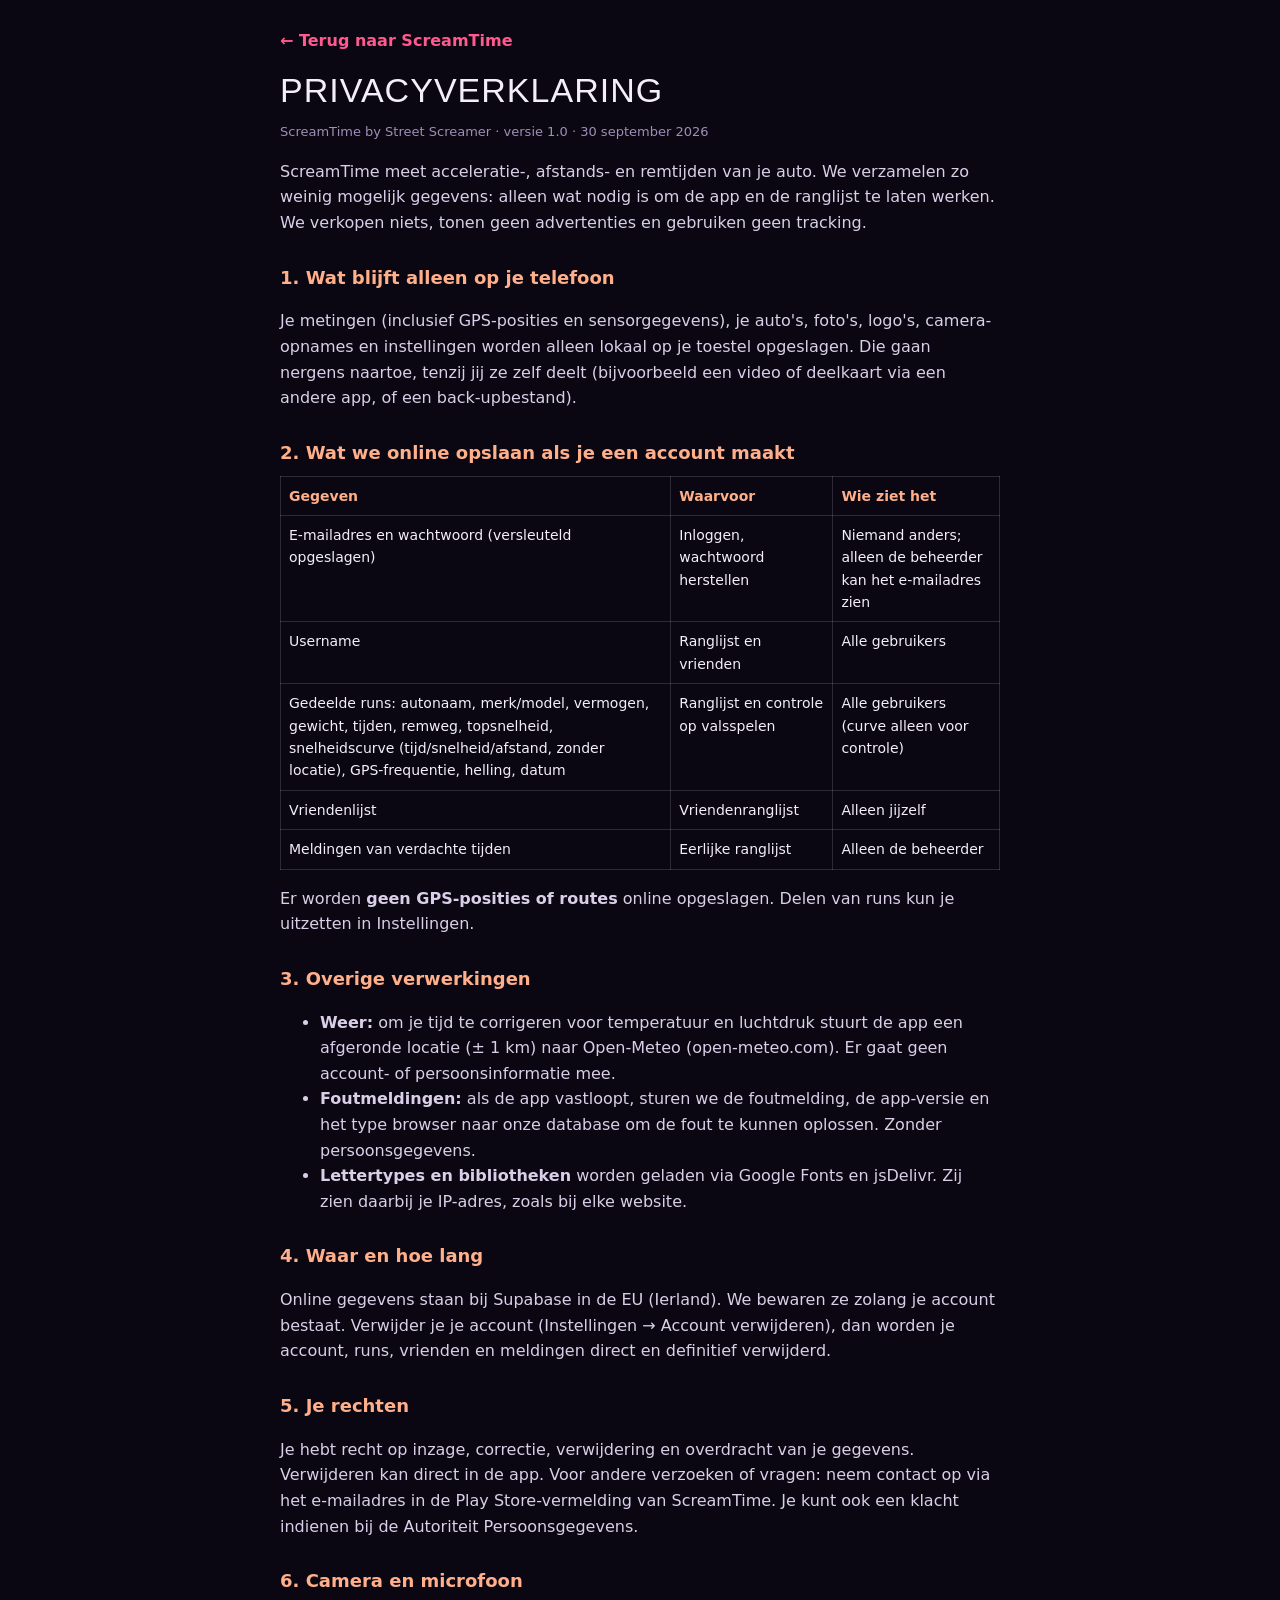
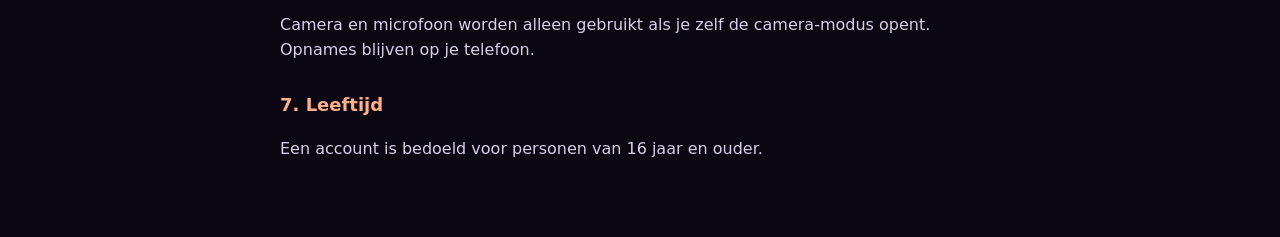
<file: privacy.html>
<!doctype html>
<html lang="nl"><head><meta charset="utf-8"><meta name="viewport" content="width=device-width, initial-scale=1">
<title>Privacyverklaring · ScreamTime</title><link rel="stylesheet" href="legal.css"></head>
<body><main>
<a class="back" href="./">← Terug naar ScreamTime</a>
<h1>PRIVACYVERKLARING</h1>
<p class="upd">ScreamTime by Street Screamer · versie 1.0 · 30 september 2026</p>

<p>ScreamTime meet acceleratie-, afstands- en remtijden van je auto. We verzamelen zo weinig mogelijk gegevens: alleen wat nodig is om de app en de ranglijst te laten werken. We verkopen niets, tonen geen advertenties en gebruiken geen tracking.</p>

<h2>1. Wat blijft alleen op je telefoon</h2>
<p>Je metingen (inclusief GPS-posities en sensorgegevens), je auto's, foto's, logo's, camera-opnames en instellingen worden alleen lokaal op je toestel opgeslagen. Die gaan nergens naartoe, tenzij jij ze zelf deelt (bijvoorbeeld een video of deelkaart via een andere app, of een back-upbestand).</p>

<h2>2. Wat we online opslaan als je een account maakt</h2>
<table>
<tr><th>Gegeven</th><th>Waarvoor</th><th>Wie ziet het</th></tr>
<tr><td>E-mailadres en wachtwoord (versleuteld opgeslagen)</td><td>Inloggen, wachtwoord herstellen</td><td>Niemand anders; alleen de beheerder kan het e-mailadres zien</td></tr>
<tr><td>Username</td><td>Ranglijst en vrienden</td><td>Alle gebruikers</td></tr>
<tr><td>Gedeelde runs: autonaam, merk/model, vermogen, gewicht, tijden, remweg, topsnelheid, snelheidscurve (tijd/snelheid/afstand, zonder locatie), GPS-frequentie, helling, datum</td><td>Ranglijst en controle op valsspelen</td><td>Alle gebruikers (curve alleen voor controle)</td></tr>
<tr><td>Vriendenlijst</td><td>Vriendenranglijst</td><td>Alleen jijzelf</td></tr>
<tr><td>Meldingen van verdachte tijden</td><td>Eerlijke ranglijst</td><td>Alleen de beheerder</td></tr>
</table>
<p>Er worden <b>geen GPS-posities of routes</b> online opgeslagen. Delen van runs kun je uitzetten in Instellingen.</p>

<h2>3. Overige verwerkingen</h2>
<ul>
<li><b>Weer:</b> om je tijd te corrigeren voor temperatuur en luchtdruk stuurt de app een afgeronde locatie (± 1 km) naar Open-Meteo (open-meteo.com). Er gaat geen account- of persoonsinformatie mee.</li>
<li><b>Foutmeldingen:</b> als de app vastloopt, sturen we de foutmelding, de app-versie en het type browser naar onze database om de fout te kunnen oplossen. Zonder persoonsgegevens.</li>
<li><b>Lettertypes en bibliotheken</b> worden geladen via Google Fonts en jsDelivr. Zij zien daarbij je IP-adres, zoals bij elke website.</li>
</ul>

<h2>4. Waar en hoe lang</h2>
<p>Online gegevens staan bij Supabase in de EU (Ierland). We bewaren ze zolang je account bestaat. Verwijder je je account (Instellingen → Account verwijderen), dan worden je account, runs, vrienden en meldingen direct en definitief verwijderd.</p>

<h2>5. Je rechten</h2>
<p>Je hebt recht op inzage, correctie, verwijdering en overdracht van je gegevens. Verwijderen kan direct in de app. Voor andere verzoeken of vragen: neem contact op via het e-mailadres in de Play Store-vermelding van ScreamTime. Je kunt ook een klacht indienen bij de Autoriteit Persoonsgegevens.</p>

<h2>6. Camera en microfoon</h2>
<p>Camera en microfoon worden alleen gebruikt als je zelf de camera-modus opent. Opnames blijven op je telefoon.</p>

<h2>7. Leeftijd</h2>
<p>Een account is bedoeld voor personen van 16 jaar en ouder.</p>
</main></body></html>
</file>
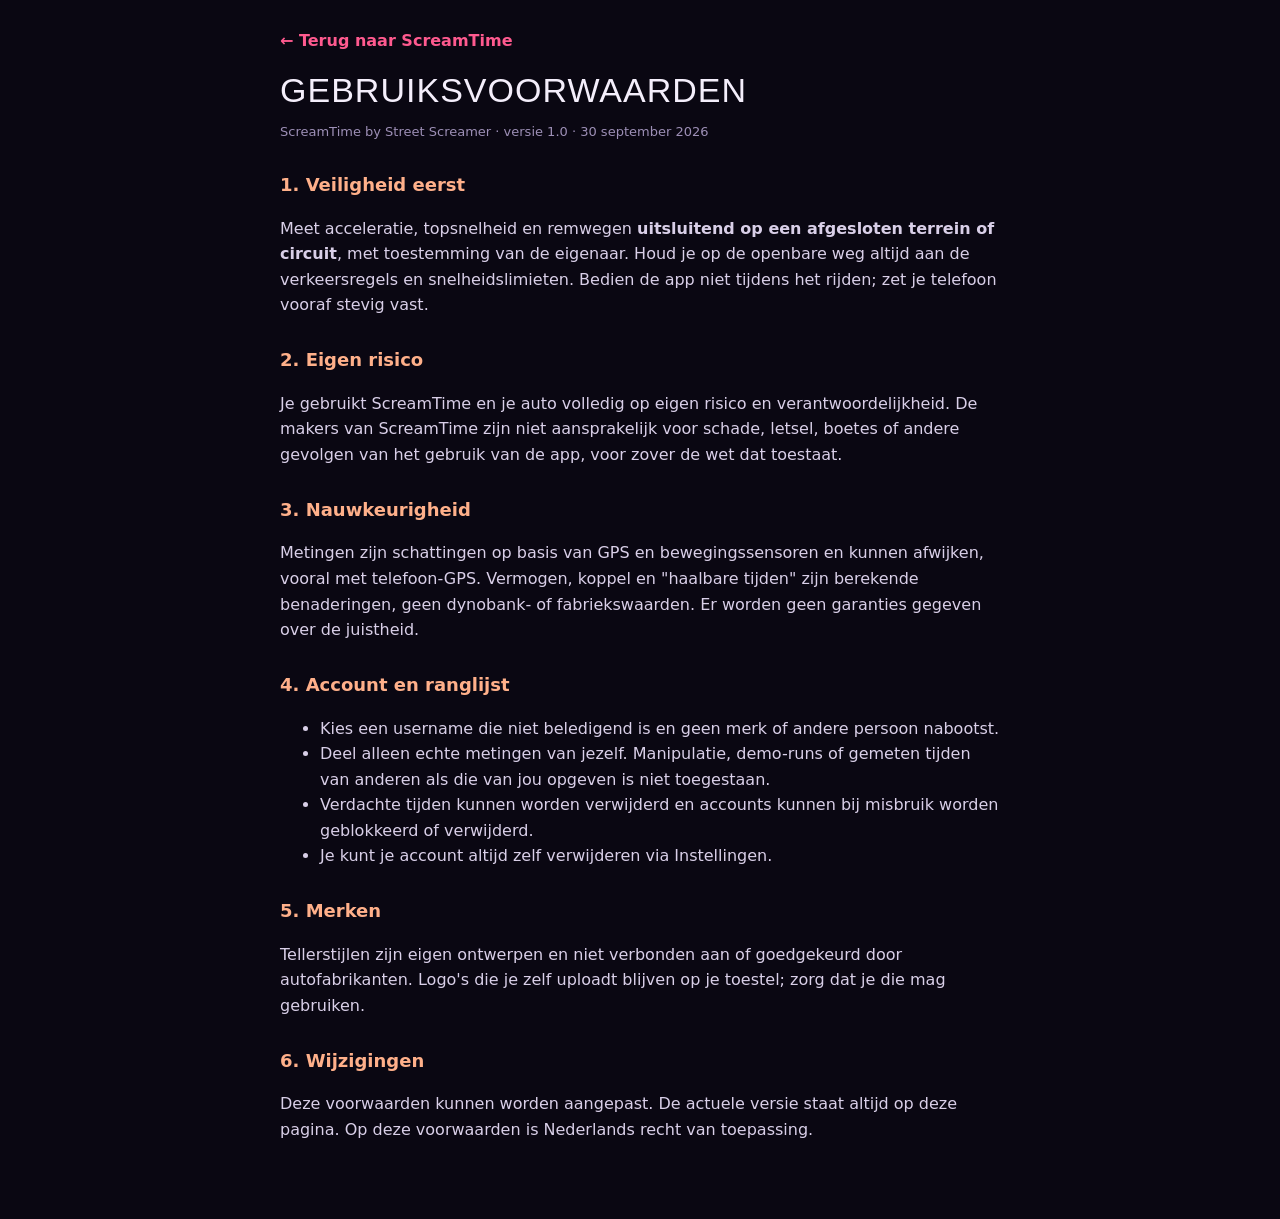
<file: voorwaarden.html>
<!doctype html>
<html lang="nl"><head><meta charset="utf-8"><meta name="viewport" content="width=device-width, initial-scale=1">
<title>Voorwaarden · ScreamTime</title><link rel="stylesheet" href="legal.css"></head>
<body><main>
<a class="back" href="./">← Terug naar ScreamTime</a>
<h1>GEBRUIKSVOORWAARDEN</h1>
<p class="upd">ScreamTime by Street Screamer · versie 1.0 · 30 september 2026</p>

<h2>1. Veiligheid eerst</h2>
<p>Meet acceleratie, topsnelheid en remwegen <b>uitsluitend op een afgesloten terrein of circuit</b>, met toestemming van de eigenaar. Houd je op de openbare weg altijd aan de verkeersregels en snelheidslimieten. Bedien de app niet tijdens het rijden; zet je telefoon vooraf stevig vast.</p>

<h2>2. Eigen risico</h2>
<p>Je gebruikt ScreamTime en je auto volledig op eigen risico en verantwoordelijkheid. De makers van ScreamTime zijn niet aansprakelijk voor schade, letsel, boetes of andere gevolgen van het gebruik van de app, voor zover de wet dat toestaat.</p>

<h2>3. Nauwkeurigheid</h2>
<p>Metingen zijn schattingen op basis van GPS en bewegingssensoren en kunnen afwijken, vooral met telefoon-GPS. Vermogen, koppel en "haalbare tijden" zijn berekende benaderingen, geen dynobank- of fabriekswaarden. Er worden geen garanties gegeven over de juistheid.</p>

<h2>4. Account en ranglijst</h2>
<ul>
<li>Kies een username die niet beledigend is en geen merk of andere persoon nabootst.</li>
<li>Deel alleen echte metingen van jezelf. Manipulatie, demo-runs of gemeten tijden van anderen als die van jou opgeven is niet toegestaan.</li>
<li>Verdachte tijden kunnen worden verwijderd en accounts kunnen bij misbruik worden geblokkeerd of verwijderd.</li>
<li>Je kunt je account altijd zelf verwijderen via Instellingen.</li>
</ul>

<h2>5. Merken</h2>
<p>Tellerstijlen zijn eigen ontwerpen en niet verbonden aan of goedgekeurd door autofabrikanten. Logo's die je zelf uploadt blijven op je toestel; zorg dat je die mag gebruiken.</p>

<h2>6. Wijzigingen</h2>
<p>Deze voorwaarden kunnen worden aangepast. De actuele versie staat altijd op deze pagina. Op deze voorwaarden is Nederlands recht van toepassing.</p>
</main></body></html>
</file>
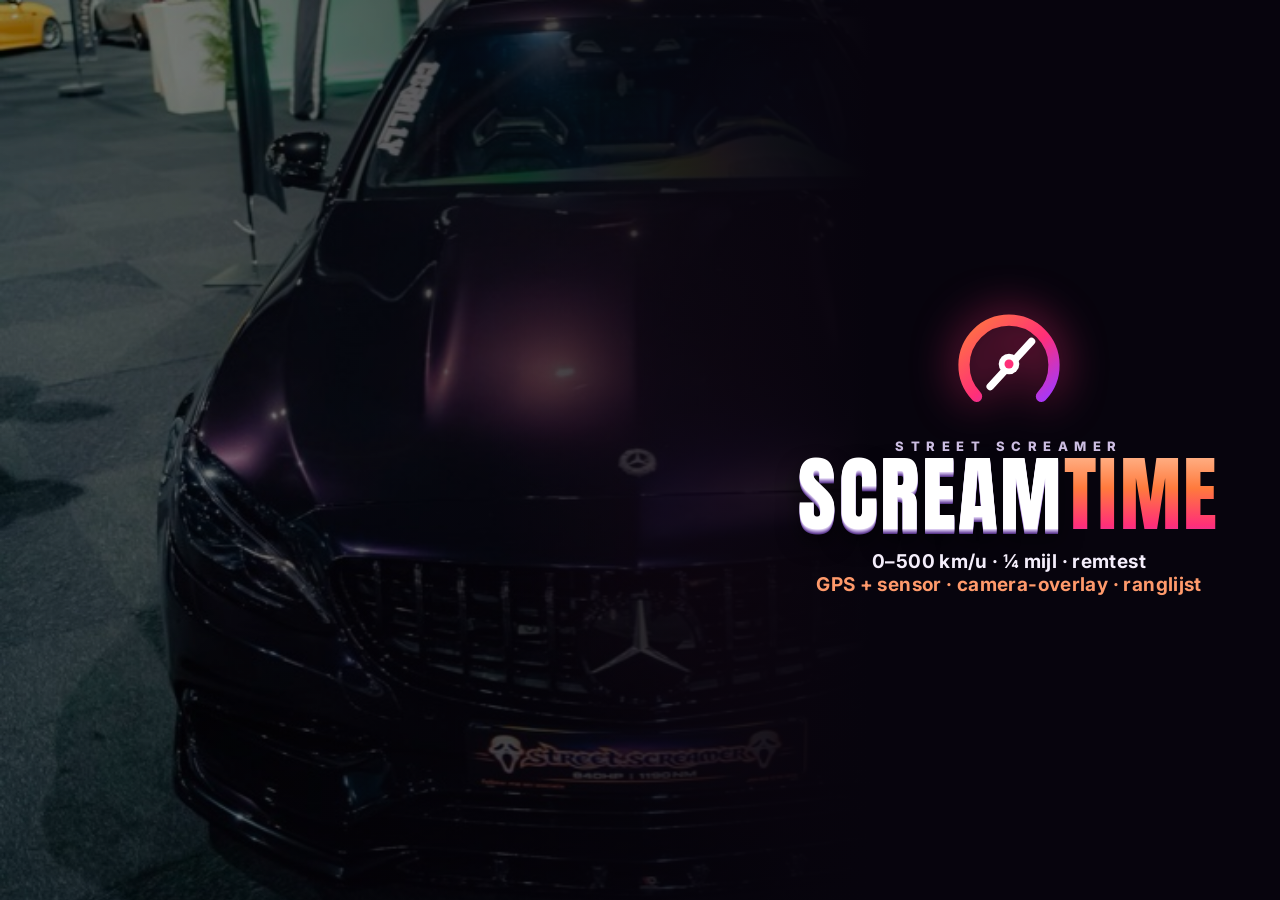
<file: store/feature.html>
<!doctype html><html><head><meta charset="utf-8">
<link href="https://fonts.googleapis.com/css2?family=Anton&family=Inter:wght@700;800&display=swap" rel="stylesheet">
<style>
html,body{margin:0;width:1024px;height:500px;overflow:hidden;background:#07040d}
.bg{position:absolute;inset:0;background:url(../img/car-hood-purple.jpg) 50% 58%/cover;filter:saturate(1.2) brightness(.62)}
.fade{position:absolute;inset:0;background:linear-gradient(90deg,rgba(7,4,13,.05) 0%,rgba(7,4,13,.55) 42%,#07040d 68%),radial-gradient(60% 80% at 80% 50%,rgba(255,47,120,.25),transparent 70%)}
.txt{position:absolute;right:56px;top:50%;transform:translateY(-50%);text-align:center;width:430px}
svg{width:120px;height:120px;filter:drop-shadow(0 0 22px rgba(255,47,120,.8))}
small{display:block;font:800 13px Inter;letter-spacing:.5em;color:#cdbfe3;margin-top:10px}
.n{font:400 82px/1 Anton;color:#fff;letter-spacing:.03em;text-shadow:0 1px 0 #d9c9ef,0 2px 0 #b9a3d8,0 3px 0 #9a7fc2,0 4px 0 #7b5aa9,0 5px 0 #5c3b8c,0 12px 22px rgba(0,0,0,.6)}
.n b{font-weight:400;background:linear-gradient(180deg,#ffd6b8,#ff7a3d 45%,#ff2f78 75%,#a238ff);-webkit-background-clip:text;background-clip:text;color:transparent;text-shadow:none}
p{font:700 19px Inter;color:#f4eefb;margin:14px 0 0;letter-spacing:.02em}
p span{color:#ff9a6b}
</style></head><body>
<div class="bg"></div><div class="fade"></div>
<div class="txt">
<svg viewBox="0 0 64 64"><defs><linearGradient id="g" x1="0" y1="0" x2="1" y2="1"><stop offset="0" stop-color="#ff7a3d"/><stop offset=".55" stop-color="#ff2f78"/><stop offset="1" stop-color="#a238ff"/></linearGradient></defs>
<path d="M14.7 49.3A24 24 0 1 1 49.3 49.3" fill="none" stroke="url(#g)" stroke-width="6" stroke-linecap="round"/><path d="M22 44 L44 20" stroke="#fff" stroke-width="4" stroke-linecap="round"/><circle cx="32" cy="32" r="5.5" fill="#fff"/><circle cx="32" cy="32" r="2.4" fill="#ff2f78"/></svg>
<small>STREET SCREAMER</small>
<div class="n">SCREAM<b>TIME</b></div>
<p>0–500 km/u · ¼ mijl · remtest<br><span>GPS + sensor · camera-overlay · ranglijst</span></p>
</div></body></html>
</file>
<file: legal.css>
:root{color-scheme:dark}
body{margin:0;background:#0a0712;color:#f4eefb;font:16px/1.6 Inter,system-ui,sans-serif}
main{max-width:720px;margin:0 auto;padding:28px 18px 60px}
h1{font:400 34px/1.1 Anton,Impact,sans-serif;letter-spacing:.03em;margin:8px 0 4px}
h2{font-size:18px;margin:28px 0 6px;color:#ffb08a}
p,li{color:#d9cfe8}small,.upd{color:#9d8fb6;font-size:13px}
a{color:#ff5a8f}
table{border-collapse:collapse;width:100%;font-size:14px;margin:8px 0}
td,th{border:1px solid rgba(244,238,251,.15);padding:8px;text-align:left;vertical-align:top}
th{color:#ffb08a;font-weight:700}
.back{display:inline-block;margin-bottom:10px;font-weight:700;text-decoration:none}
</file>
